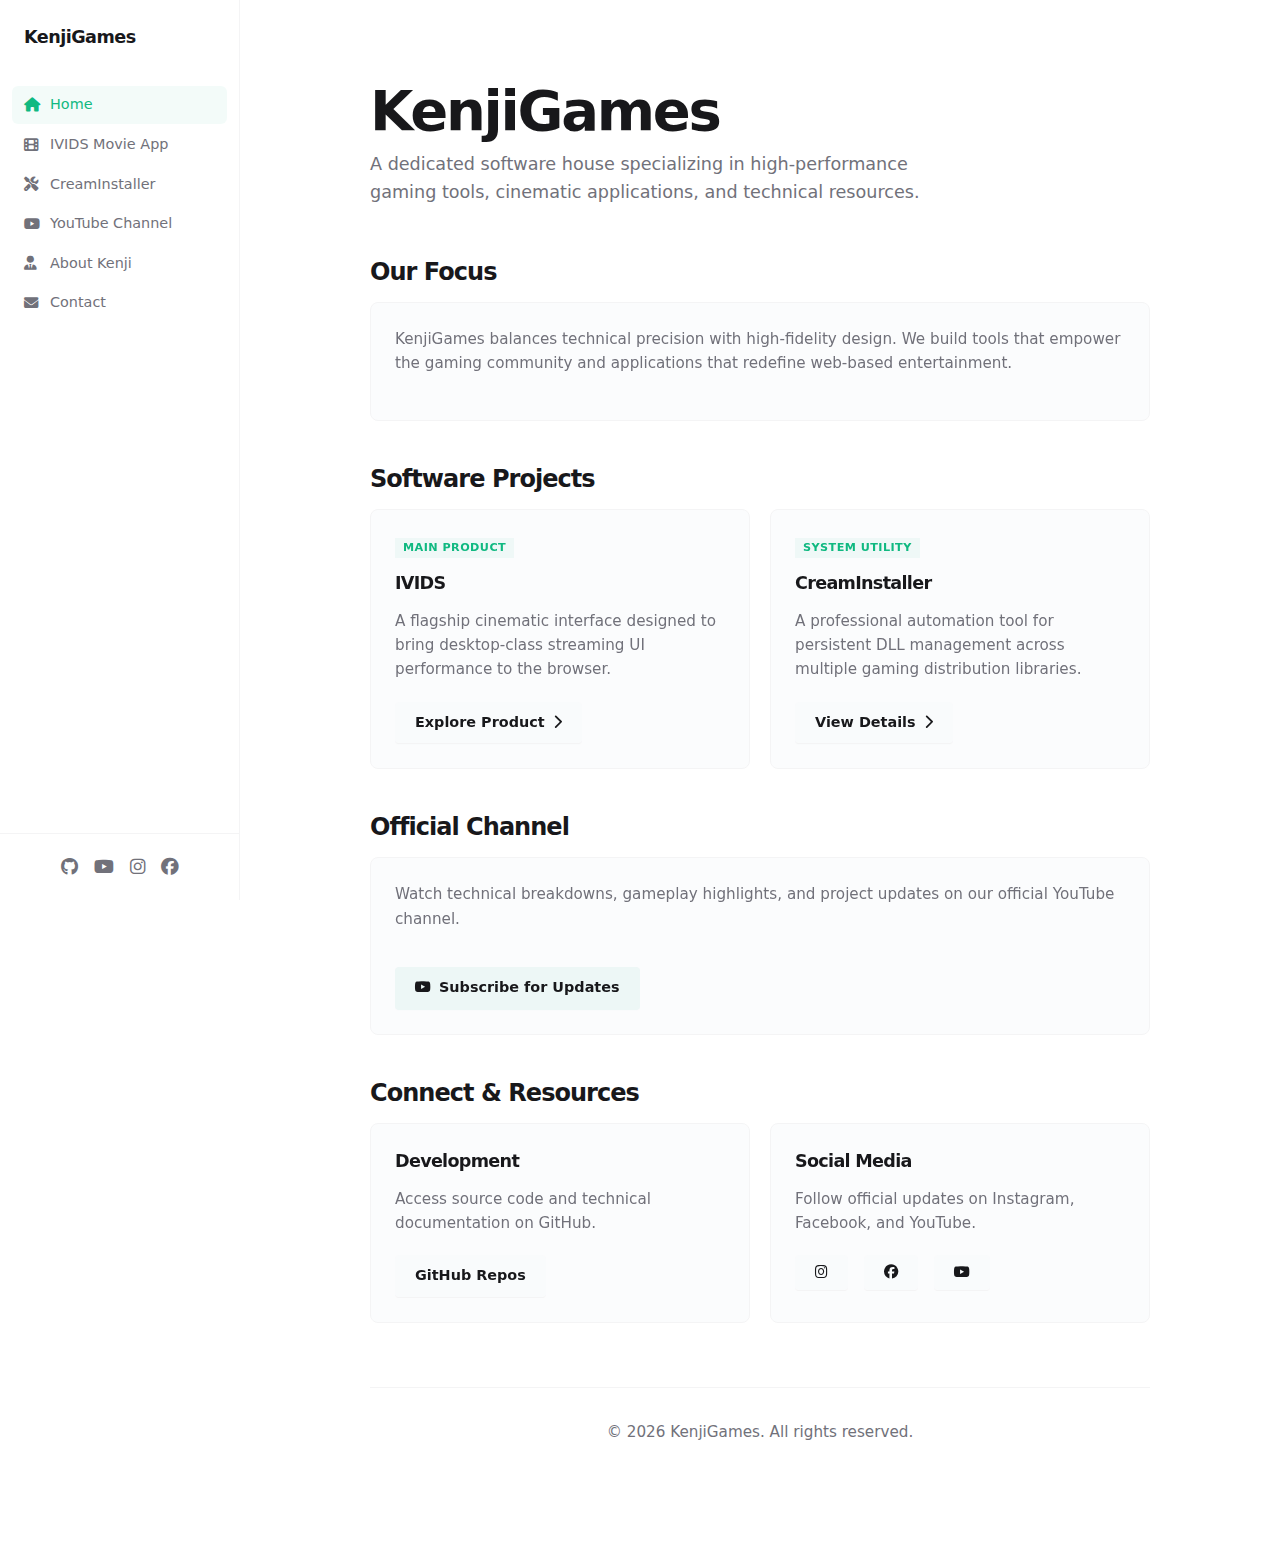
<file: index.html>
<!DOCTYPE html>
<html lang="en">

<head>
    <meta charset="UTF-8">
    <meta name="viewport" content="width=device-width, initial-scale=1.0">
    <title>KenjiGames | Professional Software & Gaming Hub</title>
    <meta name="description" content="KenjiGames - Professional software development and gaming project hub.">
    <link rel="stylesheet" href="style.css">
    <link rel="stylesheet" href="https://cdnjs.cloudflare.com/ajax/libs/font-awesome/6.4.0/css/all.min.css">
</head>

<body>
    <div class="app-wrapper">
        <!-- Mobile Navigation Header -->
        <header class="mobile-nav">
            <a href="index.html" class="sidebar-logo">KenjiGames</a>
            <button class="menu-trigger" id="mobileMenuBtn">
                <i class="fas fa-bars"></i>
            </button>
        </header>

        <!-- Fixed Sidebar -->
        <nav class="sidebar" id="mainSidebar">
            <div class="sidebar-header">
                <a href="index.html" class="sidebar-logo">KenjiGames</a>
            </div>

            <ul class="nav-list">
                <li class="nav-item">
                    <a href="index.html" class="nav-link active">
                        <i class="fas fa-home"></i>
                        <span>Home</span>
                    </a>
                </li>
                <li class="nav-item">
                    <a href="projects/ivids.html" class="nav-link">
                        <i class="fas fa-film"></i>
                        <span>IVIDS Movie App</span>
                    </a>
                </li>
                <li class="nav-item">
                    <a href="projects/creaminstaller.html" class="nav-link">
                        <i class="fas fa-tools"></i>
                        <span>CreamInstaller</span>
                    </a>
                </li>
                <li class="nav-item">
                    <a href="#youtube" class="nav-link">
                        <i class="fab fa-youtube"></i>
                        <span>YouTube Channel</span>
                    </a>
                </li>
                <li class="nav-item">
                    <a href="about.html" class="nav-link">
                        <i class="fas fa-user-tie"></i>
                        <span>About Kenji</span>
                    </a>
                </li>
                <li class="nav-item">
                    <a href="#contact" class="nav-link">
                        <i class="fas fa-envelope"></i>
                        <span>Contact</span>
                    </a>
                </li>
            </ul>

            <div class="sidebar-footer">
                <a href="https://github.com/kenjikellens" target="_blank" class="footer-icon">
                    <i class="fab fa-github"></i>
                </a>
                <a href="https://www.youtube.com/channel/UCv1f4AvA8o0d9v9xD7e54zw" target="_blank" class="footer-icon">
                    <i class="fab fa-youtube"></i>
                </a>
                <a href="https://www.instagram.com/kenji.kellens/" target="_blank" class="footer-icon">
                    <i class="fab fa-instagram"></i>
                </a>
                <a href="https://www.facebook.com/kenji.kellens" target="_blank" class="footer-icon">
                    <i class="fab fa-facebook"></i>
                </a>
            </div>
        </nav>

        <!-- Main Content Area -->
        <main class="main-area">
            <div class="page-container">
                <header class="hero-block">
                    <h1 style="font-size: 3.5rem; margin-bottom: 0.5rem;">KenjiGames</h1>
                    <p class="hero-subtitle">A dedicated software house specializing in high-performance gaming tools,
                        cinematic applications, and technical resources.</p>
                </header>

                <section id="mission" class="section">
                    <h2>Our Focus</h2>
                    <div class="info-card" style="margin-bottom: 2rem;">
                        <p>KenjiGames balances technical precision with high-fidelity design. We build tools that
                            empower the gaming community and applications that redefine web-based entertainment.</p>
                    </div>
                </section>

                <section id="projects" class="section">
                    <h2>Software Projects</h2>
                    <div class="grid-layout">
                        <article class="info-card">
                            <span class="type-badge">Main Product</span>
                            <h3>IVIDS</h3>
                            <p>A flagship cinematic interface designed to bring desktop-class streaming UI performance
                                to the browser.</p>
                            <a href="projects/ivids.html" class="btn-standard btn-outline">Explore Product <i
                                    class="fas fa-chevron-right"></i></a>
                        </article>

                        <article class="info-card">
                            <span class="type-badge">System Utility</span>
                            <h3>CreamInstaller</h3>
                            <p>A professional automation tool for persistent DLL management across multiple gaming
                                distribution libraries.</p>
                            <a href="projects/creaminstaller.html" class="btn-standard btn-outline">View Details <i
                                    class="fas fa-chevron-right"></i></a>
                        </article>
                    </div>
                </section>

                <section id="youtube" class="section">
                    <h2>Official Channel</h2>
                    <div class="info-card"
                        style="display: flex; flex-direction: column; align-items: start; gap: 1rem;">
                        <p>Watch technical breakdowns, gameplay highlights, and project updates on our official YouTube
                            channel.</p>
                        <a href="https://www.youtube.com/channel/UCv1f4AvA8o0d9v9xD7e54zw" target="_blank"
                            class="btn-standard">
                            <i class="fab fa-youtube"></i> Subscribe for Updates
                        </a>
                    </div>
                </section>

                <section id="contact" class="section">
                    <h2>Connect & Resources</h2>
                    <div class="grid-layout">
                        <article class="info-card">
                            <h3>Development</h3>
                            <p>Access source code and technical documentation on GitHub.</p>
                            <a href="https://github.com/kenjikellens" target="_blank"
                                class="btn-standard btn-outline">GitHub Repos</a>
                        </article>
                        <article class="info-card">
                            <h3>Social Media</h3>
                            <p>Follow official updates on Instagram, Facebook, and YouTube.</p>
                            <div style="display: flex; gap: 1rem;">
                                <a href="https://www.instagram.com/kenji.kellens/" target="_blank"
                                    class="btn-standard btn-outline" title="Instagram">
                                    <i class="fab fa-instagram"></i>
                                </a>
                                <a href="https://www.facebook.com/kenji.kellens" target="_blank"
                                    class="btn-standard btn-outline" title="Facebook">
                                    <i class="fab fa-facebook"></i>
                                </a>
                                <a href="https://www.youtube.com/channel/UCv1f4AvA8o0d9v9xD7e54zw" target="_blank"
                                    class="btn-standard btn-outline" title="YouTube">
                                    <i class="fab fa-youtube"></i>
                                </a>
                            </div>
                        </article>
                    </div>
                </section>

                <footer
                    style="margin-top: 4rem; padding-top: 2rem; border-top: 1px solid var(--border-color); color: var(--text-dim); font-size: 0.9rem; text-align: center;">
                    <p>&copy; 2026 KenjiGames. All rights reserved.</p>
                </footer>
            </div>
        </main>
    </div>

    <script src="script.js"></script>
</body>

</html>
</file>
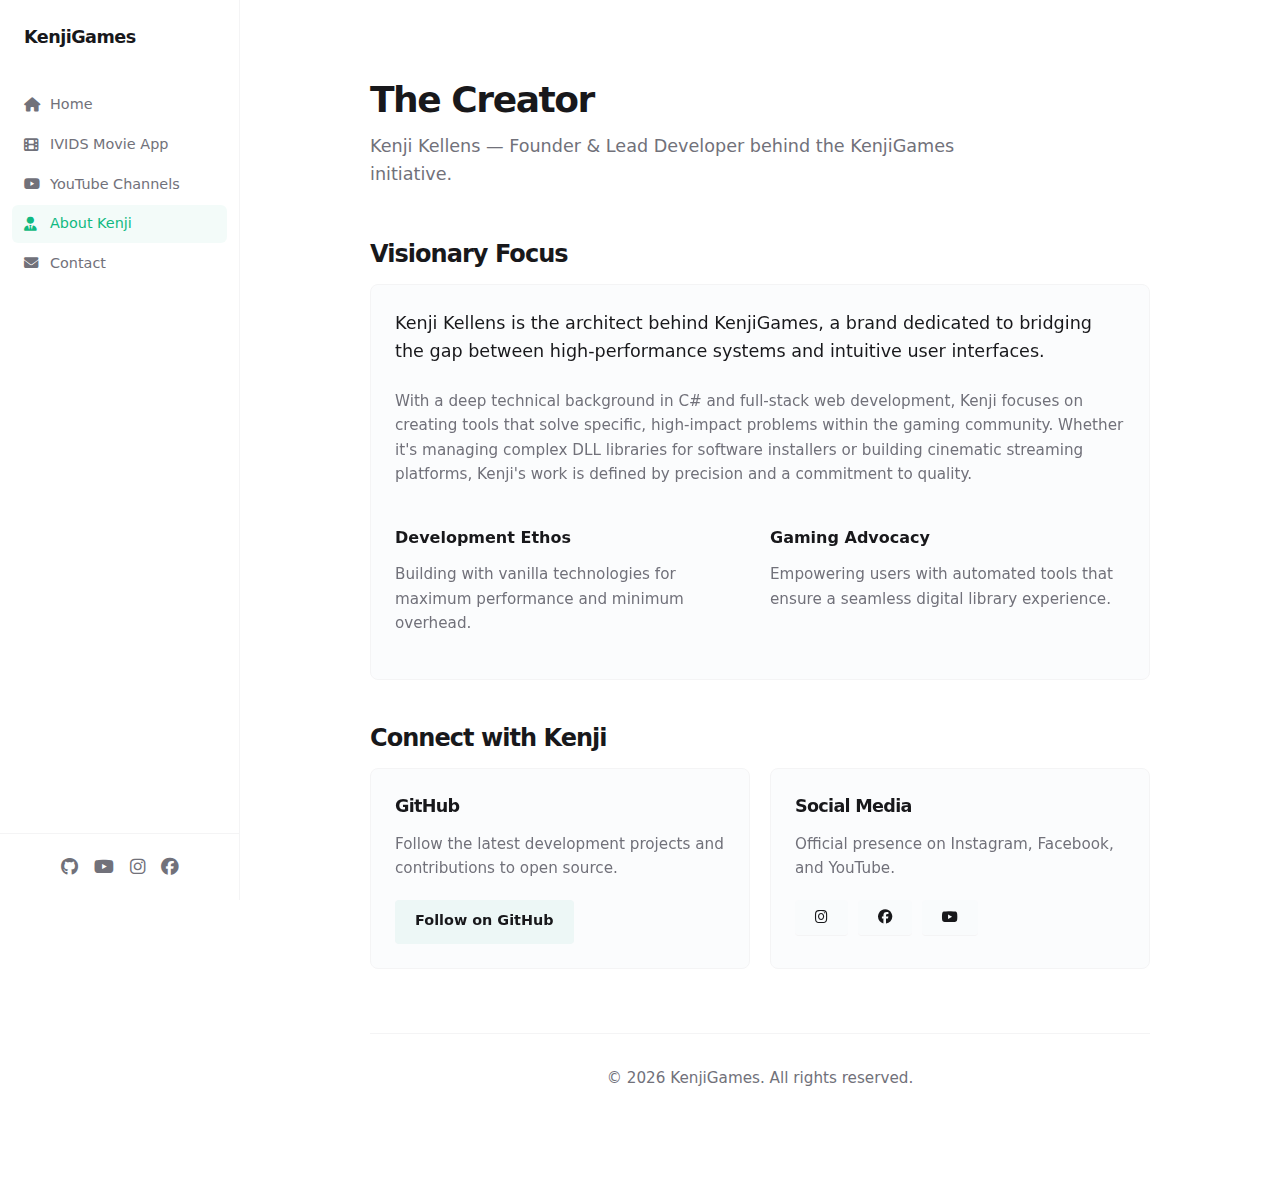
<file: about.html>
<!DOCTYPE html>
<html lang="en">

<head>
    <meta charset="UTF-8">
    <meta name="viewport" content="width=device-width, initial-scale=1.0">
    <title>About Kenji Kellens | Founder of KenjiGames</title>
    <link rel="stylesheet" href="style.css">
    <link rel="stylesheet" href="https://cdnjs.cloudflare.com/ajax/libs/font-awesome/6.4.0/css/all.min.css">
</head>

<body>
    <div class="app-wrapper">
        <!-- Mobile Navigation Header -->
        <header class="mobile-nav">
            <a href="index.html" class="sidebar-logo">KenjiGames</a>
            <button class="menu-trigger" id="mobileMenuBtn">
                <i class="fas fa-bars"></i>
            </button>
        </header>

        <!-- Fixed Sidebar -->
        <nav class="sidebar" id="mainSidebar">
            <div class="sidebar-header">
                <a href="index.html" class="sidebar-logo">KenjiGames</a>
            </div>

            <ul class="nav-list">
                <li class="nav-item"><a href="index.html" class="nav-link"><i
                            class="fas fa-home"></i><span>Home</span></a></li>
                <li class="nav-item"><a href="projects/ivids.html" class="nav-link"><i
                            class="fas fa-film"></i><span>IVIDS Movie App</span></a></li>
                <li class="nav-item"><a href="youtube.html" class="nav-link"><i class="fab fa-youtube"></i><span>YouTube
                            Channels</span></a></li>
                <li class="nav-item"><a href="about.html" class="nav-link active"><i
                            class="fas fa-user-tie"></i><span>About Kenji</span></a></li>
                <li class="nav-item"><a href="index.html#contact" class="nav-link"><i
                            class="fas fa-envelope"></i><span>Contact</span></a></li>
            </ul>

            <div class="sidebar-footer">
                <a href="https://github.com/kenjikellens" target="_blank" class="footer-icon"><i
                        class="fab fa-github"></i></a>
                <a href="https://www.youtube.com/channel/UCv1f4AvA8o0d9v9xD7e54zw" target="_blank"
                    class="footer-icon"><i class="fab fa-youtube"></i></a>
                <a href="https://www.instagram.com/kenji.kellens/" target="_blank" class="footer-icon">
                    <i class="fab fa-instagram"></i>
                </a>
                <a href="https://www.facebook.com/kenji.kellens" target="_blank" class="footer-icon">
                    <i class="fab fa-facebook"></i>
                </a>
            </div>
        </nav>

        <!-- Main Content Area -->
        <main class="main-area">
            <div class="page-container">
                <header class="hero-block">
                    <h1>The Creator</h1>
                    <p class="hero-subtitle">Kenji Kellens — Founder & Lead Developer behind the KenjiGames initiative.
                    </p>
                </header>

                <section class="section">
                    <h2>Visionary Focus</h2>
                    <div class="info-card">
                        <p style="font-size: 1.1rem; color: var(--text-main); margin-bottom: 24px;">Kenji Kellens is the
                            architect behind KenjiGames, a brand dedicated to bridging the gap between high-performance
                            systems and intuitive user interfaces.</p>

                        <p>With a deep technical background in C# and full-stack web development, Kenji focuses on
                            creating tools that solve specific, high-impact problems within the gaming community.
                            Whether it's managing complex DLL libraries for software installers or building cinematic
                            streaming platforms, Kenji's work is defined by precision and a commitment to quality.</p>

                        <div class="grid-layout" style="margin-top: 40px;">
                            <div>
                                <h4 style="color: var(--primary-blue); margin-bottom: 12px;">Development Ethos</h4>
                                <p style="font-size: 0.95rem;">Building with vanilla technologies for maximum
                                    performance and minimum overhead.</p>
                            </div>
                            <div>
                                <h4 style="color: var(--primary-violet); margin-bottom: 12px;">Gaming Advocacy</h4>
                                <p style="font-size: 0.95rem;">Empowering users with automated tools that ensure a
                                    seamless digital library experience.</p>
                            </div>
                        </div>
                    </div>
                </section>

                <section class="section">
                    <h2>Connect with Kenji</h2>
                    <div class="grid-layout">
                        <article class="info-card">
                            <h3>GitHub</h3>
                            <p>Follow the latest development projects and contributions to open source.</p>
                            <a href="https://github.com/kenjikellens" target="_blank" class="btn-standard">Follow on
                                GitHub</a>
                        </article>
                        <article class="info-card">
                            <h3>Social Media</h3>
                            <p>Official presence on Instagram, Facebook, and YouTube.</p>
                            <div style="display: flex; gap: 10px;">
                                <a href="https://www.instagram.com/kenji.kellens/" target="_blank"
                                    class="btn-standard btn-outline" title="Instagram">
                                    <i class="fab fa-instagram"></i>
                                </a>
                                <a href="https://www.facebook.com/kenji.kellens" target="_blank"
                                    class="btn-standard btn-outline" title="Facebook">
                                    <i class="fab fa-facebook"></i>
                                </a>
                                <a href="https://www.youtube.com/channel/UCv1f4AvA8o0d9v9xD7e54zw" target="_blank"
                                    class="btn-standard btn-outline" title="YouTube">
                                    <i class="fab fa-youtube"></i>
                                </a>
                            </div>
                        </article>
                    </div>
                </section>

                <footer
                    style="margin-top: 4rem; padding-top: 2rem; border-top: 1px solid var(--border-color); color: var(--text-dim); font-size: 0.9rem; text-align: center;">
                    <p>&copy; 2026 KenjiGames. All rights reserved.</p>
                </footer>
            </div>
        </main>
    </div>

    <script src="script.js"></script>
</body>

</html>
</file>
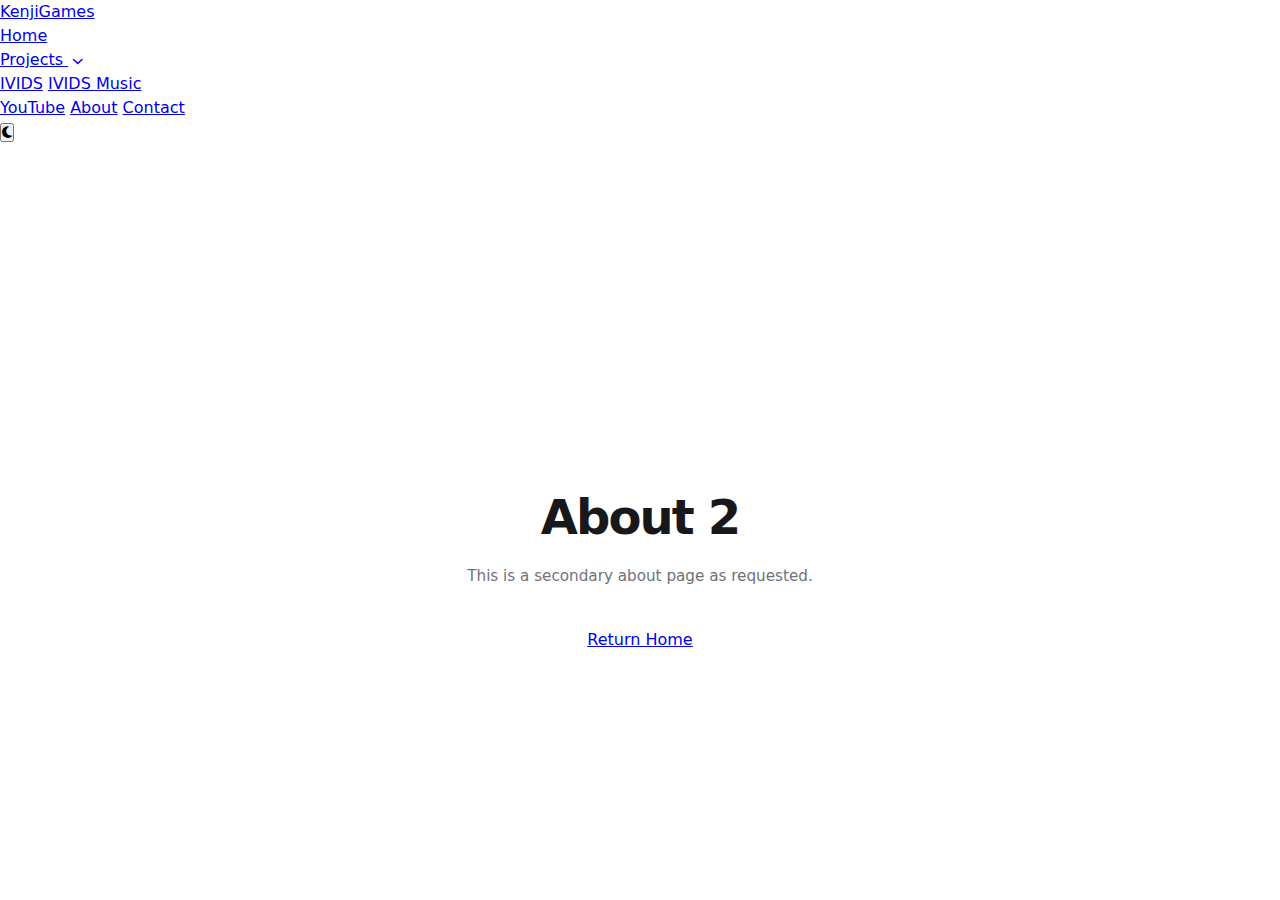
<file: about2.html>
<!DOCTYPE html>
<html lang="en">

<head>
    <meta charset="UTF-8">
    <meta name="viewport" content="width=device-width, initial-scale=1.0">
    <title>About 2 | KenjiGames</title>
    <link rel="stylesheet" href="style.css">
    <link rel="stylesheet" href="https://cdnjs.cloudflare.com/ajax/libs/font-awesome/6.4.0/css/all.min.css">
    <link href="https://fonts.googleapis.com/css2?family=Outfit:wght@300;400;600;800&display=swap" rel="stylesheet">
</head>

<body>
    <header class="main-header">
        <div class="container header-content">
            <a href="index.html" class="logo">Kenji<span>Games</span></a>
            <nav class="nav-links">
                <a href="index.html" class="nav-item">Home</a>
                <div class="dropdown">
                    <a href="index.html#projects" class="nav-item">Projects <i class="fas fa-chevron-down"
                            style="font-size: 0.7rem; margin-left: 4px;"></i></a>
                    <div class="dropdown-content">
                        <a href="projects/ivids.html">IVIDS</a>
                        <a href="projects/ivids-music.html">IVIDS Music</a>
                    </div>
                </div>
                <a href="youtube.html" class="nav-item">YouTube</a>
                <a href="about.html" class="nav-item">About</a>
                <a href="index.html#contact" class="nav-item">Contact</a>
            </nav>
            <div class="header-actions">
                <button id="themeToggle" class="icon-btn"><i class="fas fa-moon"></i></button>
            </div>
        </div>
    </header>

    <main
        style="padding-top: 15vh; display: flex; flex-direction: column; align-items: center; justify-content: center; min-height: 80vh; text-align: center;">
        <div class="container">
            <h1 style="font-size: 3rem; margin-bottom: 20px;">About 2</h1>
            <p style="color: var(--text-dim); margin-bottom: 40px;">This is a secondary about page as requested.</p>
            <a href="index.html" class="btn">Return Home</a>
        </div>
    </main>

    <script>
        // Header Scroll Effect (embedded as in index.html)
        const header = document.querySelector('.main-header');
        window.addEventListener('scroll', () => {
            if (window.scrollY > 50) {
                header.style.padding = '10px 0';
                header.style.background = 'rgba(10, 10, 11, 0.95)';
            } else {
                header.style.padding = '0';
                header.style.background = 'rgba(10, 10, 11, 0.8)';
            }
        });
    </script>
</body>

</html>
</file>
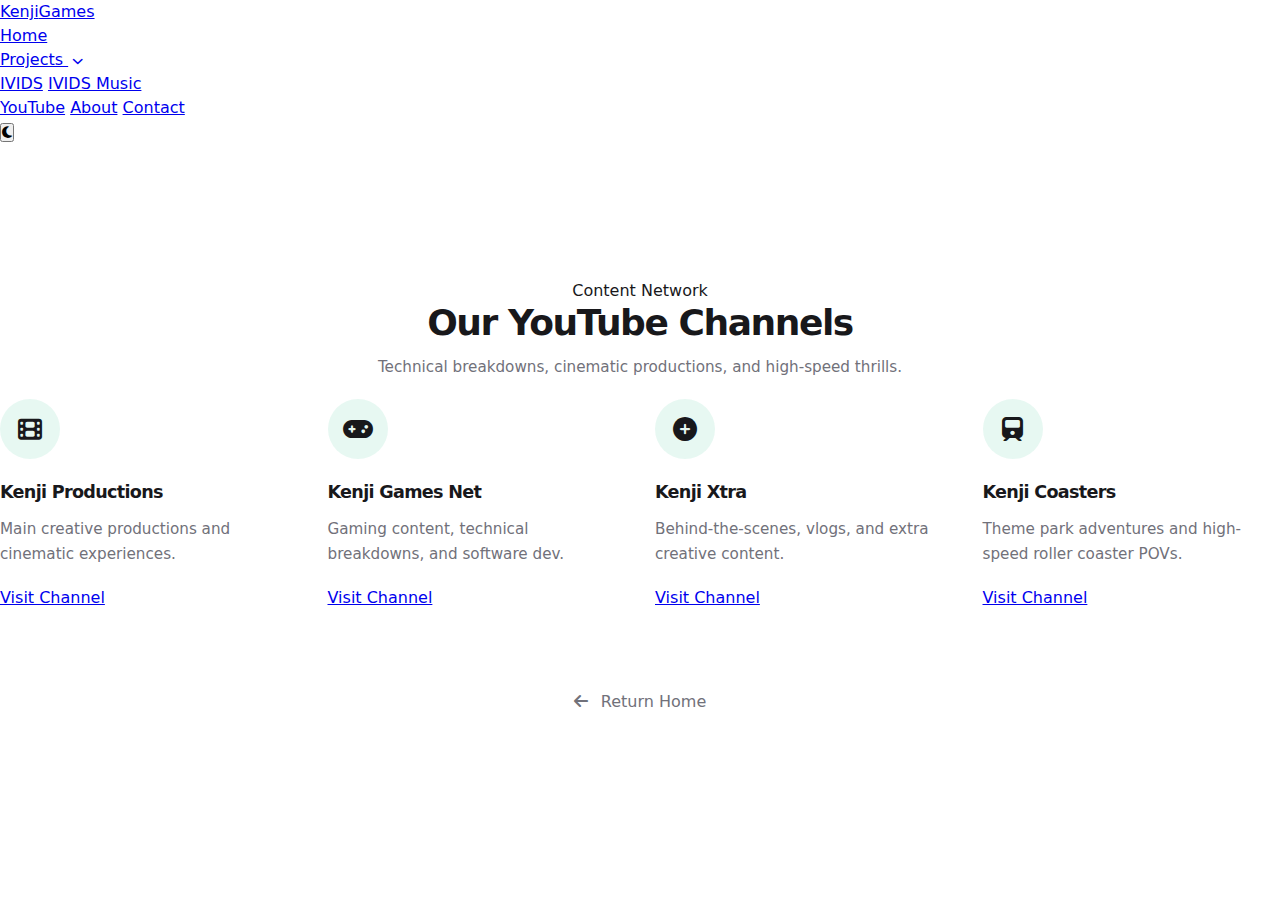
<file: youtube.html>
<!DOCTYPE html>
<html lang="en">

<head>
    <meta charset="UTF-8">
    <meta name="viewport" content="width=device-width, initial-scale=1.0">
    <title>YouTube | KenjiGames</title>
    <link rel="stylesheet" href="style.css">
    <link rel="stylesheet" href="https://cdnjs.cloudflare.com/ajax/libs/font-awesome/6.4.0/css/all.min.css">
    <link href="https://fonts.googleapis.com/css2?family=Outfit:wght@300;400;600;800&display=swap" rel="stylesheet">
</head>

<body>
    <header class="main-header">
        <div class="container header-content">
            <a href="index.html" class="logo">Kenji<span>Games</span></a>
            <nav class="nav-links">
                <a href="index.html" class="nav-item">Home</a>
                <div class="dropdown">
                    <a href="index.html#projects" class="nav-item">Projects <i class="fas fa-chevron-down"
                            style="font-size: 0.7rem; margin-left: 4px;"></i></a>
                    <div class="dropdown-content">
                        <a href="projects/ivids.html">IVIDS</a>
                        <a href="projects/ivids-music.html">IVIDS Music</a>
                    </div>
                </div>
                <a href="youtube.html" class="nav-item active">YouTube</a>
                <a href="about.html" class="nav-item">About</a>
                <a href="index.html#contact" class="nav-item">Contact</a>
            </nav>
            <div class="header-actions">
                <button id="themeToggle" class="icon-btn"><i class="fas fa-moon"></i></button>
            </div>
        </div>
    </header>

    <main style="padding-top: 15vh; min-height: 80vh;">
        <div class="container">
            <div class="section-header" style="text-align: center;">
                <span class="badge">Content Network</span>
                <h1>Our <span>YouTube</span> Channels</h1>
                <p>Technical breakdowns, cinematic productions, and high-speed thrills.</p>
            </div>

            <div class="projects-grid" style="display: grid; grid-template-columns: repeat(auto-fit, minmax(280px, 1fr)); gap: 30px; margin-bottom: 80px;">
                <!-- Kenji Productions -->
                <div class="product-showcase">
                    <div class="showcase-info">
                        <div class="channel-icon" style="width: 60px; height: 60px; background: rgba(16, 185, 129, 0.1); border: 1px solid var(--primary); border-radius: 50%; display: flex; align-items: center; justify-content: center; margin-bottom: 20px;">
                            <i class="fas fa-film" style="color: var(--primary); font-size: 1.5rem;"></i>
                        </div>
                        <h3>Kenji Productions</h3>
                        <p>Main creative productions and cinematic experiences.</p>
                        <a href="https://www.youtube.com/@kenjiproductions" target="_blank" class="btn">Visit Channel</a>
                    </div>
                </div>

                <!-- Kenji Games Net -->
                <div class="product-showcase">
                    <div class="showcase-info">
                        <div class="channel-icon" style="width: 60px; height: 60px; background: rgba(16, 185, 129, 0.1); border: 1px solid var(--primary); border-radius: 50%; display: flex; align-items: center; justify-content: center; margin-bottom: 20px;">
                            <i class="fas fa-gamepad" style="color: var(--primary); font-size: 1.5rem;"></i>
                        </div>
                        <h3>Kenji Games Net</h3>
                        <p>Gaming content, technical breakdowns, and software dev.</p>
                        <a href="https://www.youtube.com/@kenjigamesnet" target="_blank" class="btn">Visit Channel</a>
                    </div>
                </div>

                <!-- Kenji Xtra -->
                <div class="product-showcase">
                    <div class="showcase-info">
                        <div class="channel-icon" style="width: 60px; height: 60px; background: rgba(16, 185, 129, 0.1); border: 1px solid var(--primary); border-radius: 50%; display: flex; align-items: center; justify-content: center; margin-bottom: 20px;">
                            <i class="fas fa-plus-circle" style="color: var(--primary); font-size: 1.5rem;"></i>
                        </div>
                        <h3>Kenji Xtra</h3>
                        <p>Behind-the-scenes, vlogs, and extra creative content.</p>
                        <a href="https://www.youtube.com/@kenjixtra" target="_blank" class="btn">Visit Channel</a>
                    </div>
                </div>

                <!-- Kenji Coasters -->
                <div class="product-showcase">
                    <div class="showcase-info">
                        <div class="channel-icon" style="width: 60px; height: 60px; background: rgba(16, 185, 129, 0.1); border: 1px solid var(--primary); border-radius: 50%; display: flex; align-items: center; justify-content: center; margin-bottom: 20px;">
                            <i class="fas fa-train" style="color: var(--primary); font-size: 1.5rem;"></i>
                        </div>
                        <h3>Kenji Coasters</h3>
                        <p>Theme park adventures and high-speed roller coaster POVs.</p>
                        <a href="https://www.youtube.com/@kenjicoasters" target="_blank" class="btn">Visit Channel</a>
                    </div>
                </div>
            </div>
            
            <div style="text-align: center; margin-bottom: 60px;">
                <a href="index.html" class="nav-item" style="color: var(--text-dim); text-decoration: none;"><i class="fas fa-arrow-left" style="margin-right: 8px;"></i> Return Home</a>
            </div>
        </div>
    </main>

    <script src="script.js"></script>
</body>

</html>
</file>
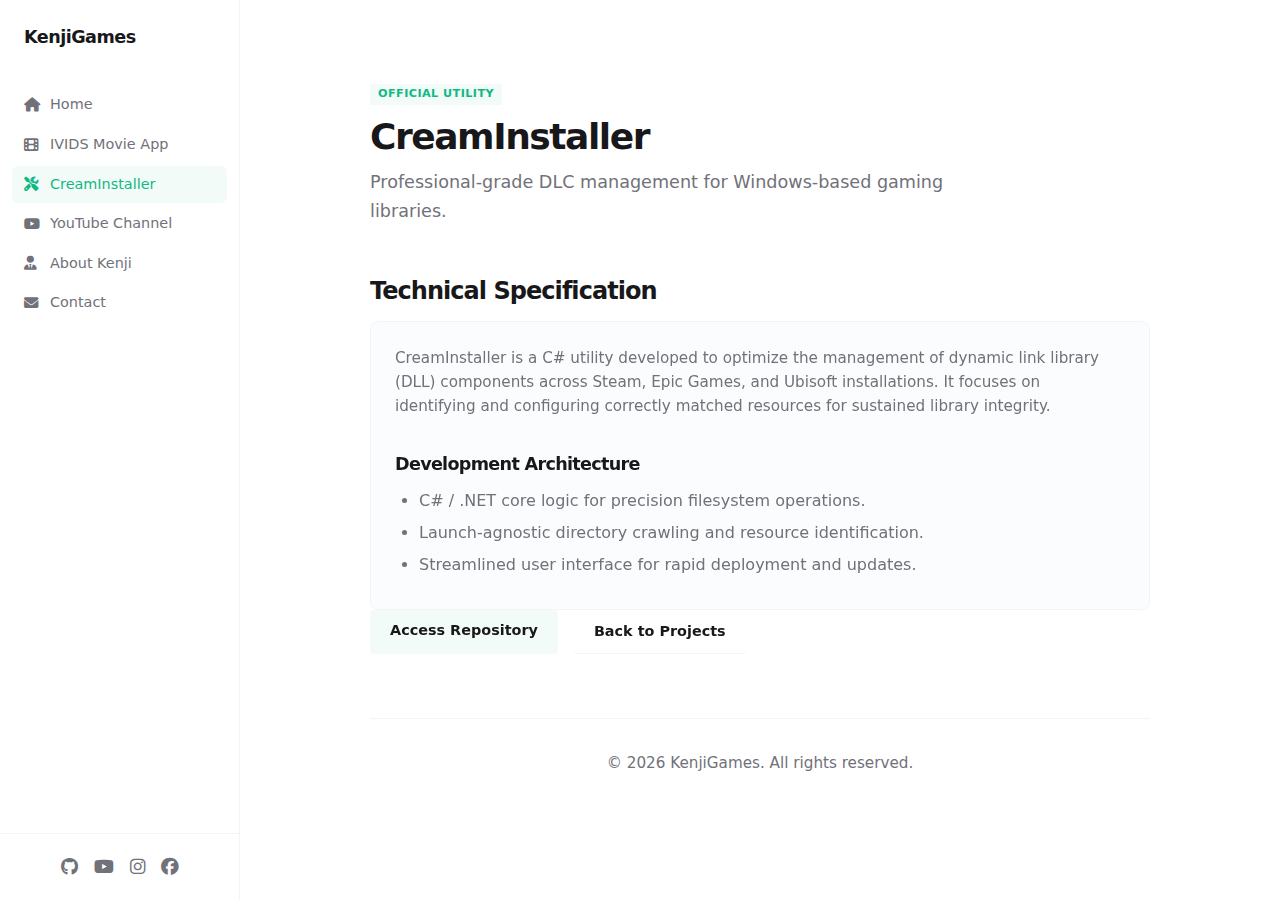
<file: projects/creaminstaller.html>
<!DOCTYPE html>
<html lang="en">

<head>
    <meta charset="UTF-8">
    <meta name="viewport" content="width=device-width, initial-scale=1.0">
    <title>CreamInstaller - KenjiGames</title>
    <link rel="stylesheet" href="../style.css">
    <link rel="stylesheet" href="https://cdnjs.cloudflare.com/ajax/libs/font-awesome/6.4.0/css/all.min.css">
</head>

<body>
    <div class="app-wrapper">
        <!-- Mobile Navigation Header -->
        <header class="mobile-nav">
            <a href="../index.html" class="sidebar-logo">KenjiGames</a>
            <button class="menu-trigger" id="mobileMenuBtn">
                <i class="fas fa-bars"></i>
            </button>
        </header>

        <!-- Fixed Sidebar -->
        <nav class="sidebar" id="mainSidebar">
            <div class="sidebar-header">
                <a href="../index.html" class="sidebar-logo">KenjiGames</a>
            </div>

            <ul class="nav-list">
                <li class="nav-item"><a href="../index.html" class="nav-link"><i
                            class="fas fa-home"></i><span>Home</span></a></li>
                <li class="nav-item"><a href="ivids.html" class="nav-link"><i class="fas fa-film"></i><span>IVIDS Movie
                            App</span></a></li>
                <li class="nav-item"><a href="creaminstaller.html" class="nav-link active"><i
                            class="fas fa-tools"></i><span>CreamInstaller</span></a></li>
                <li class="nav-item"><a href="../index.html#youtube" class="nav-link"><i
                            class="fab fa-youtube"></i><span>YouTube Channel</span></a></li>
                <li class="nav-item"><a href="../about.html" class="nav-link"><i class="fas fa-user-tie"></i><span>About
                            Kenji</span></a></li>
                <li class="nav-item"><a href="../index.html#contact" class="nav-link"><i
                            class="fas fa-envelope"></i><span>Contact</span></a></li>
            </ul>

            <div class="sidebar-footer">
                <a href="https://github.com/kenjikellens" target="_blank" class="footer-icon"><i
                        class="fab fa-github"></i></a>
                <a href="https://www.youtube.com/channel/UCv1f4AvA8o0d9v9xD7e54zw" target="_blank"
                    class="footer-icon"><i class="fab fa-youtube"></i></a>
                <a href="https://www.instagram.com/kenji.kellens/" target="_blank" class="footer-icon">
                    <i class="fab fa-instagram"></i>
                </a>
                <a href="https://www.facebook.com/kenji.kellens" target="_blank" class="footer-icon">
                    <i class="fab fa-facebook"></i>
                </a>
            </div>
        </nav>

        <main class="main-area">
            <div class="page-container">
                <header class="hero-block">
                    <span class="type-badge">Official Utility</span>
                    <h1>CreamInstaller</h1>
                    <p class="hero-subtitle">Professional-grade DLC management for Windows-based gaming libraries.</p>
                </header>

                <section class="section">
                    <h2>Technical Specification</h2>
                    <div class="info-card">
                        <p>CreamInstaller is a C# utility developed to optimize the management of dynamic link library
                            (DLL) components across Steam, Epic Games, and Ubisoft installations. It focuses on
                            identifying and configuring correctly matched resources for sustained library integrity.</p>

                        <h3 style="margin-top: 2rem;">Development Architecture</h3>
                        <ul style="margin-left: 1.5rem; color: var(--text-dim);">
                            <li style="margin-bottom: 0.5rem;">C# / .NET core logic for precision filesystem operations.
                            </li>
                            <li style="margin-bottom: 0.5rem;">Launch-agnostic directory crawling and resource
                                identification.</li>
                            <li style="margin-bottom: 0.5rem;">Streamlined user interface for rapid deployment and
                                updates.</li>
                        </ul>
                    </div>
                </section>

                <section class="section">
                    <div style="display: flex; gap: 1rem;">
                        <a href="https://github.com/kenjikellens/CreamInstaller" target="_blank"
                            class="btn-standard">Access Repository</a>
                        <a href="../index.html#projects" class="btn-standard btn-outline">Back to Projects</a>
                    </div>
                </section>

                <footer
                    style="margin-top: 4rem; padding-top: 2rem; border-top: 1px solid var(--border-color); color: var(--text-dim); font-size: 0.9rem; text-align: center;">
                    <p>&copy; 2026 KenjiGames. All rights reserved.</p>
                </footer>
            </div>
        </main>
    </div>

    <script src="../script.js"></script>
</body>

</html>
</file>
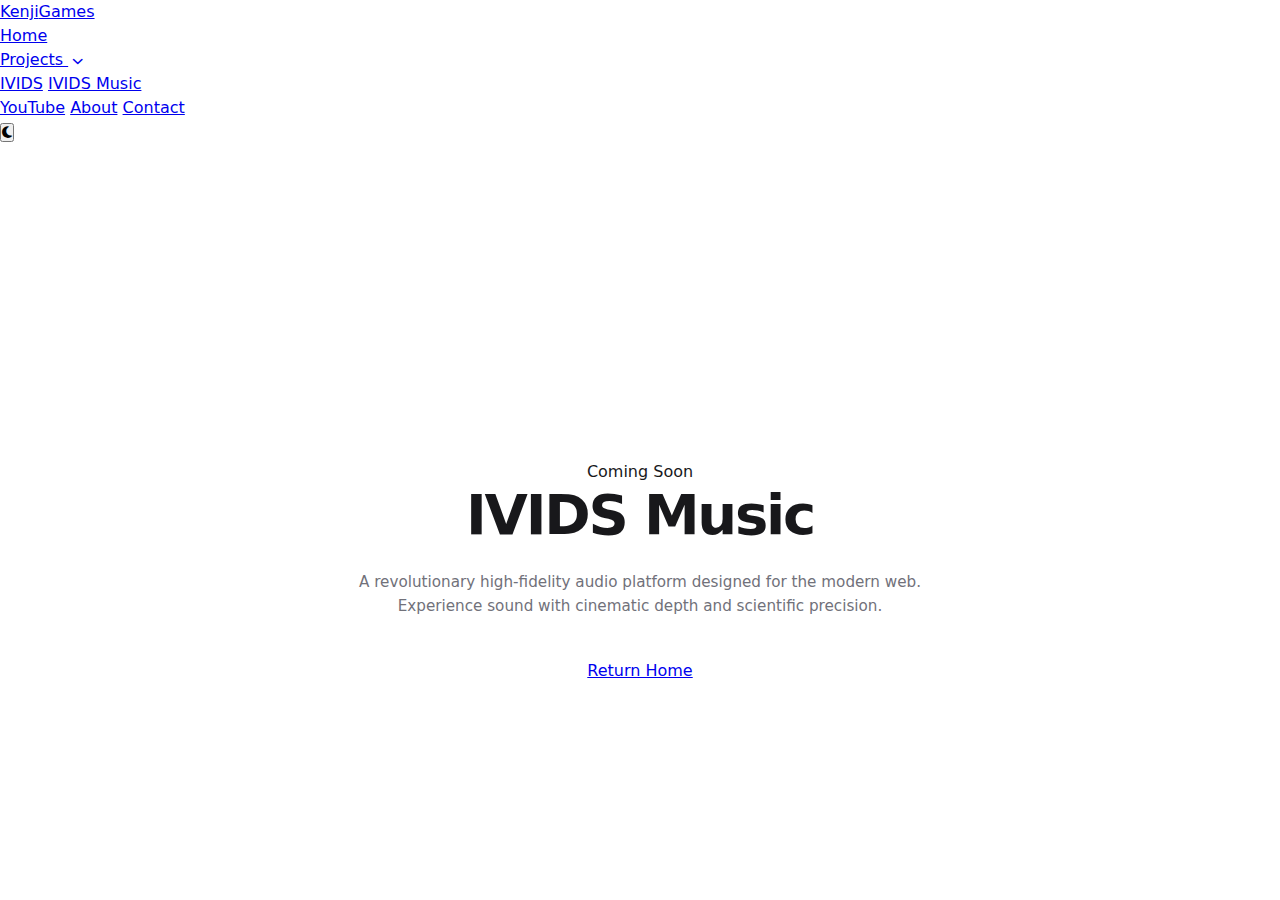
<file: projects/ivids-music.html>
<!DOCTYPE html>
<html lang="en">

<head>
    <meta charset="UTF-8">
    <meta name="viewport" content="width=device-width, initial-scale=1.0">
    <title>IVIDS Music | KenjiGames</title>
    <link rel="stylesheet" href="../style.css">
    <link rel="stylesheet" href="https://cdnjs.cloudflare.com/ajax/libs/font-awesome/6.4.0/css/all.min.css">
    <link href="https://fonts.googleapis.com/css2?family=Outfit:wght@300;400;600;800&display=swap" rel="stylesheet">
</head>

<body>
    <header class="main-header">
        <div class="container header-content">
            <a href="../index.html" class="logo">Kenji<span>Games</span></a>
            <nav class="nav-links">
                <a href="../index.html" class="nav-item">Home</a>
                <div class="dropdown">
                    <a href="#" class="nav-item active">Projects <i class="fas fa-chevron-down"
                            style="font-size: 0.7rem; margin-left: 4px;"></i></a>
                    <div class="dropdown-content">
                        <a href="ivids.html">IVIDS</a>
                        <a href="ivids-music.html" class="active">IVIDS Music</a>
                    </div>
                </div>
                <a href="../youtube.html" class="nav-item">YouTube</a>
                <a href="../about.html" class="nav-item">About</a>
                <a href="../index.html#contact" class="nav-item">Contact</a>
            </nav>
            <div class="header-actions">
                <button id="themeToggle" class="icon-btn"><i class="fas fa-moon"></i></button>
            </div>
        </div>
    </header>

    <main
        style="padding-top: 15vh; display: flex; flex-direction: column; align-items: center; justify-content: center; min-height: 80vh; text-align: center;">
        <div class="container">
            <span class="badge">Coming Soon</span>
            <h1 style="font-size: 3.5rem; margin-bottom: 24px;">IVIDS <span>Music</span></h1>
            <p style="color: var(--text-dim); margin-bottom: 40px; max-width: 600px; margin-inline: auto;">A
                revolutionary high-fidelity audio platform designed for the modern web. Experience sound with cinematic
                depth and scientific precision.</p>
            <div class="hero-btns">
                <a href="../index.html" class="btn">Return Home</a>
            </div>
        </div>
    </main>

    <script src="../script.js"></script>
</body>

</html>
</file>
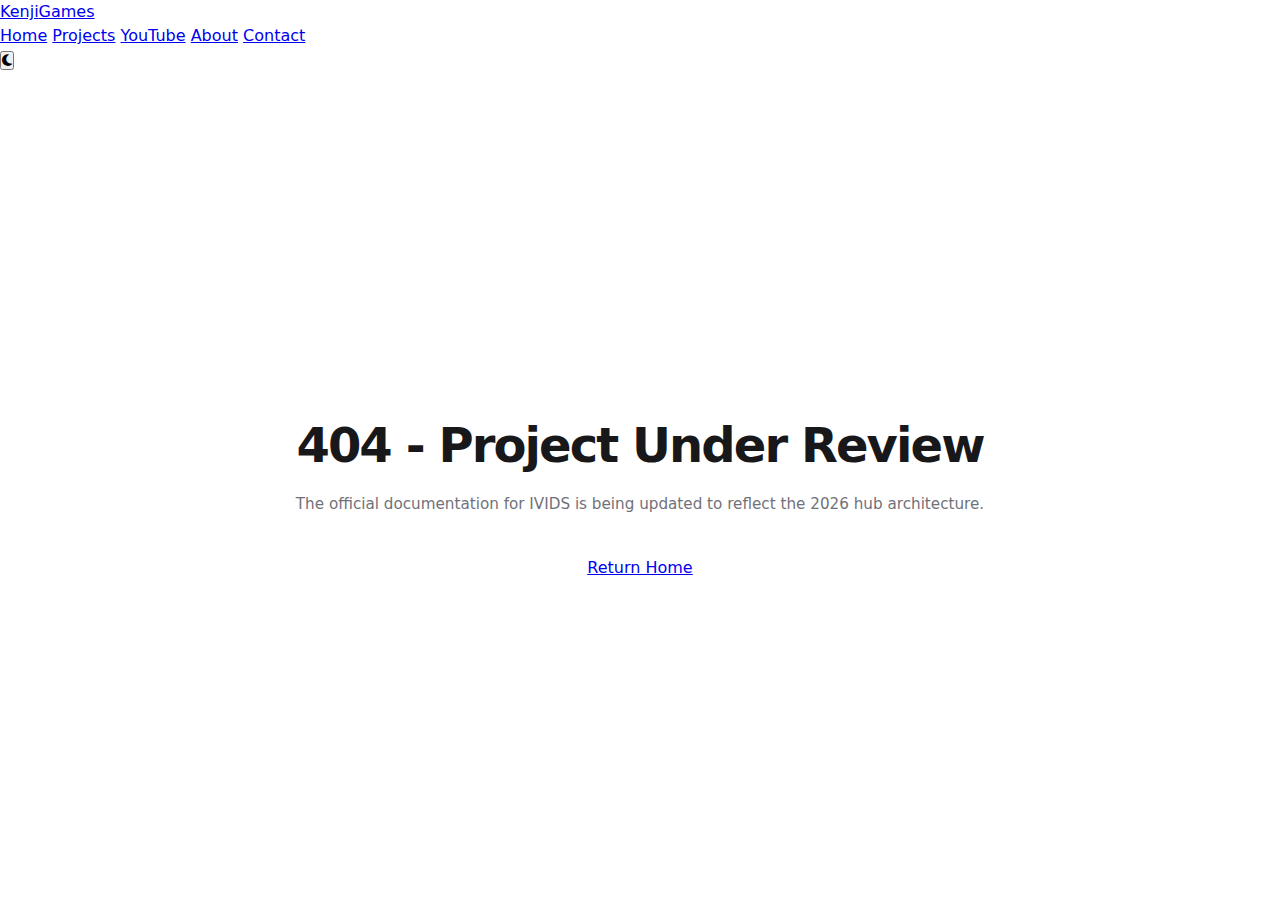
<file: projects/ivids.html>
<!DOCTYPE html>
<html lang="en">

<head>
    <meta charset="UTF-8">
    <meta name="viewport" content="width=device-width, initial-scale=1.0">
    <title>IVIDS | KenjiGames</title>
    <link rel="stylesheet" href="../style.css">
    <link rel="stylesheet" href="https://cdnjs.cloudflare.com/ajax/libs/font-awesome/6.4.0/css/all.min.css">
    <link href="https://fonts.googleapis.com/css2?family=Outfit:wght@300;400;600;800&display=swap" rel="stylesheet">
</head>

<body>
    <header class="main-header">
        <div class="container header-content">
            <a href="../index.html" class="logo">Kenji<span>Games</span></a>
            <nav class="nav-links">
                <a href="../index.html" class="nav-item">Home</a>
                <a href="../index.html#projects" class="nav-item active">Projects</a>
                <a href="../youtube.html" class="nav-item">YouTube</a>
                <a href="../about.html" class="nav-item">About</a>
                <a href="../index.html#contact" class="nav-item">Contact</a>
            </nav>
            <div class="header-actions">
                <button id="themeToggle" class="icon-btn"><i class="fas fa-moon"></i></button>
            </div>
        </div>
    </header>

    <main
        style="padding-top: 15vh; display: flex; flex-direction: column; align-items: center; justify-content: center; min-height: 80vh; text-align: center;">
        <div class="container">
            <h1 style="font-size: 3rem; margin-bottom: 20px;">404 - Project Under Review</h1>
            <p style="color: var(--text-dim); margin-bottom: 40px;">The official documentation for IVIDS is being
                updated to reflect the 2026 hub architecture.</p>
            <a href="../index.html" class="btn">Return Home</a>
        </div>
    </main>

    <script src="../script.js"></script>
</body>

</html>
</file>
<file: style.css>
:root {
    /* Base Color Tokens - Light Theme (Default) */
    --bg-main: #ffffff;
    --bg-sidebar: #ffffff;
    --bg-card: rgba(248, 250, 252, 0.5);
    /* Glassy feel */
    --text-main: #18181b;
    --text-dim: #71717a;
    --border-color: #f4f4f5;
    --primary-accent: #10b981;
    /* Signature Green */
    --sidebar-logo-color: #18181b;
    --nav-active-bg: rgba(16, 185, 129, 0.05);
    --nav-active-text: #10b981;
    --nav-hover-bg: #fafafa;

    /* Dimensions - Compact Focus */
    --sidebar-width: 240px;
    --mobile-header-height: 56px;

    /* Effects */
    --glass-bg: rgba(255, 255, 255, 0.7);
    --transition: all 0.2s cubic-bezier(0.4, 0, 0.2, 1);
}

/* Dark Theme Tokens */
[data-theme="dark"] {
    --bg-main: #09090b;
    --bg-sidebar: #09090b;
    --bg-card: rgba(24, 24, 27, 0.4);
    --text-main: #fafafa;
    --text-dim: #a1a1aa;
    --border-color: #27272a;
    --sidebar-logo-color: #ffffff;
    --nav-active-bg: rgba(16, 185, 129, 0.1);
    --nav-active-text: #34d399;
    --nav-hover-bg: rgba(255, 255, 255, 0.02);
    --glass-bg: rgba(9, 9, 11, 0.7);
}

/* Base Reset */
* {
    margin: 0;
    padding: 0;
    box-sizing: border-box;
    scroll-behavior: smooth;
}

body {
    background-color: var(--bg-main);
    color: var(--text-main);
    font-family: 'Inter', system-ui, -apple-system, sans-serif;
    line-height: 1.5;
    overflow-x: hidden;
    transition: background-color 0.4s ease, color 0.4s ease;
}

/* Layout */
.app-wrapper {
    display: flex;
    min-height: 100vh;
}

/* Sidebar Navigation */
.sidebar {
    position: fixed;
    top: 0;
    left: 0;
    width: var(--sidebar-width);
    height: 100vh;
    background-color: var(--bg-sidebar);
    border-right: 1px solid var(--border-color);
    display: flex;
    flex-direction: column;
    z-index: 1000;
}

.sidebar-header {
    padding: 24px;
    display: flex;
    justify-content: space-between;
    align-items: center;
}

.sidebar-logo {
    font-size: 1.1rem;
    font-weight: 700;
    color: var(--sidebar-logo-color);
    text-decoration: none;
    letter-spacing: -0.03em;
}

/* Theme Toggle Button */
.theme-switch {
    background: none;
    border: none;
    color: var(--text-dim);
    width: 32px;
    height: 32px;
    cursor: pointer;
    display: flex;
    align-items: center;
    justify-content: center;
    transition: var(--transition);
    border-radius: 6px;
}

.nav-list {
    flex: 1;
    padding: 12px 12px;
    list-style: none;
}

.nav-item {
    margin-bottom: 2px;
}

.nav-link {
    display: flex;
    align-items: center;
    padding: 8px 12px;
    color: var(--text-dim);
    text-decoration: none;
    border-radius: 6px;
    font-weight: 500;
    font-size: 0.9rem;
    transition: var(--transition);
    gap: 10px;
}

.nav-link i {
    width: 16px;
    font-size: 0.9rem;
}

.nav-link.active {
    color: var(--nav-active-text);
    background-color: var(--nav-active-bg);
}

.sidebar-footer {
    padding: 20px;
    display: flex;
    justify-content: center;
    gap: 16px;
    border-top: 1px solid var(--border-color);
}

.footer-icon {
    color: var(--text-dim);
    font-size: 1.1rem;
    transition: var(--transition);
}

/* Mobile Header */
.mobile-nav {
    display: none;
    position: fixed;
    top: 0;
    left: 0;
    width: 100%;
    height: var(--mobile-header-height);
    background-color: var(--bg-sidebar);
    border-bottom: 1px solid var(--border-color);
    padding: 0 16px;
    align-items: center;
    justify-content: space-between;
    z-index: 1100;
}

.menu-trigger {
    background: none;
    border: none;
    color: var(--text-main);
    font-size: 1.25rem;
    cursor: pointer;
}

/* Main Area */
.main-area {
    margin-left: var(--sidebar-width);
    flex: 1;
    width: calc(100% - var(--sidebar-width));
}

.page-container {
    max-width: 860px;
    margin: 0 auto;
    padding: 80px 40px;
}

/* Typography */
h1,
h2,
h3 {
    color: var(--text-main);
    font-weight: 750;
    margin-bottom: 0.75rem;
    letter-spacing: -0.04em;
}

h1 {
    font-size: 2.25rem;
    line-height: 1.1;
}

h2 {
    font-size: 1.5rem;
    margin-top: 2.5rem;
    border-bottom: none;
    padding-bottom: 0;
}

h3 {
    font-size: 1.1rem;
}

p {
    margin-bottom: 1.25rem;
    color: var(--text-dim);
    font-size: 0.95rem;
    line-height: 1.6;
}

.hero-block {
    margin-bottom: 48px;
}

.hero-subtitle {
    font-size: 1.1rem;
    max-width: 600px;
}

/* Components */
.grid-layout {
    display: grid;
    grid-template-columns: repeat(auto-fit, minmax(260px, 1fr));
    gap: 20px;
}

.info-card {
    background-color: var(--bg-card);
    border: 1px solid var(--border-color);
    border-radius: 8px;
    padding: 24px;
    backdrop-filter: blur(8px);
    transition: var(--transition);
}

/* GLASS BUTTONS - CUSTOM SPEC */
.btn-standard {
    display: inline-flex;
    align-items: center;
    padding: 10px 20px;
    background: rgba(16, 185, 129, 0.05);
    /* Translucent background */
    color: var(--text-main);
    text-decoration: none;
    font-weight: 600;
    font-size: 0.9rem;
    transition: var(--transition);
    gap: 8px;
    border: none;
    border-bottom: 2px solid transparent;
    /* Bottom border hidden by default */
    cursor: pointer;
    backdrop-filter: blur(4px);
    width: fit-content;
    border-radius: 4px;
}

.btn-standard:hover {
    background: rgba(16, 185, 129, 0.1);
    border-bottom-color: var(--primary-accent);
    /* Border becomes visible */
    color: var(--primary-accent);
}

.btn-outline {
    background: transparent;
    border-bottom: 1px solid var(--border-color);
}

.btn-outline:hover {
    border-bottom-color: var(--primary-accent);
}

.type-badge {
    display: inline-block;
    padding: 2px 8px;
    background-color: var(--nav-active-bg);
    color: var(--primary-accent);
    font-size: 0.7rem;
    font-weight: 700;
    text-transform: uppercase;
    margin-bottom: 12px;
    letter-spacing: 0.04em;
}

/* Compact Responsive */
@media (max-width: 1024px) {
    .sidebar {
        transform: translateX(-100%);
        transition: transform 0.3s ease;
    }

    .sidebar.visible {
        transform: translateX(0);
        box-shadow: 15px 0 30px rgba(0, 0, 0, 0.05);
    }

    .mobile-nav {
        display: flex;
    }

    .main-area {
        margin-left: 0;
        width: 100%;
        padding-top: var(--mobile-header-height);
    }

    .page-container {
        padding: 48px 20px;
    }

    h1 {
        font-size: 1.75rem;
    }
}
</file>
